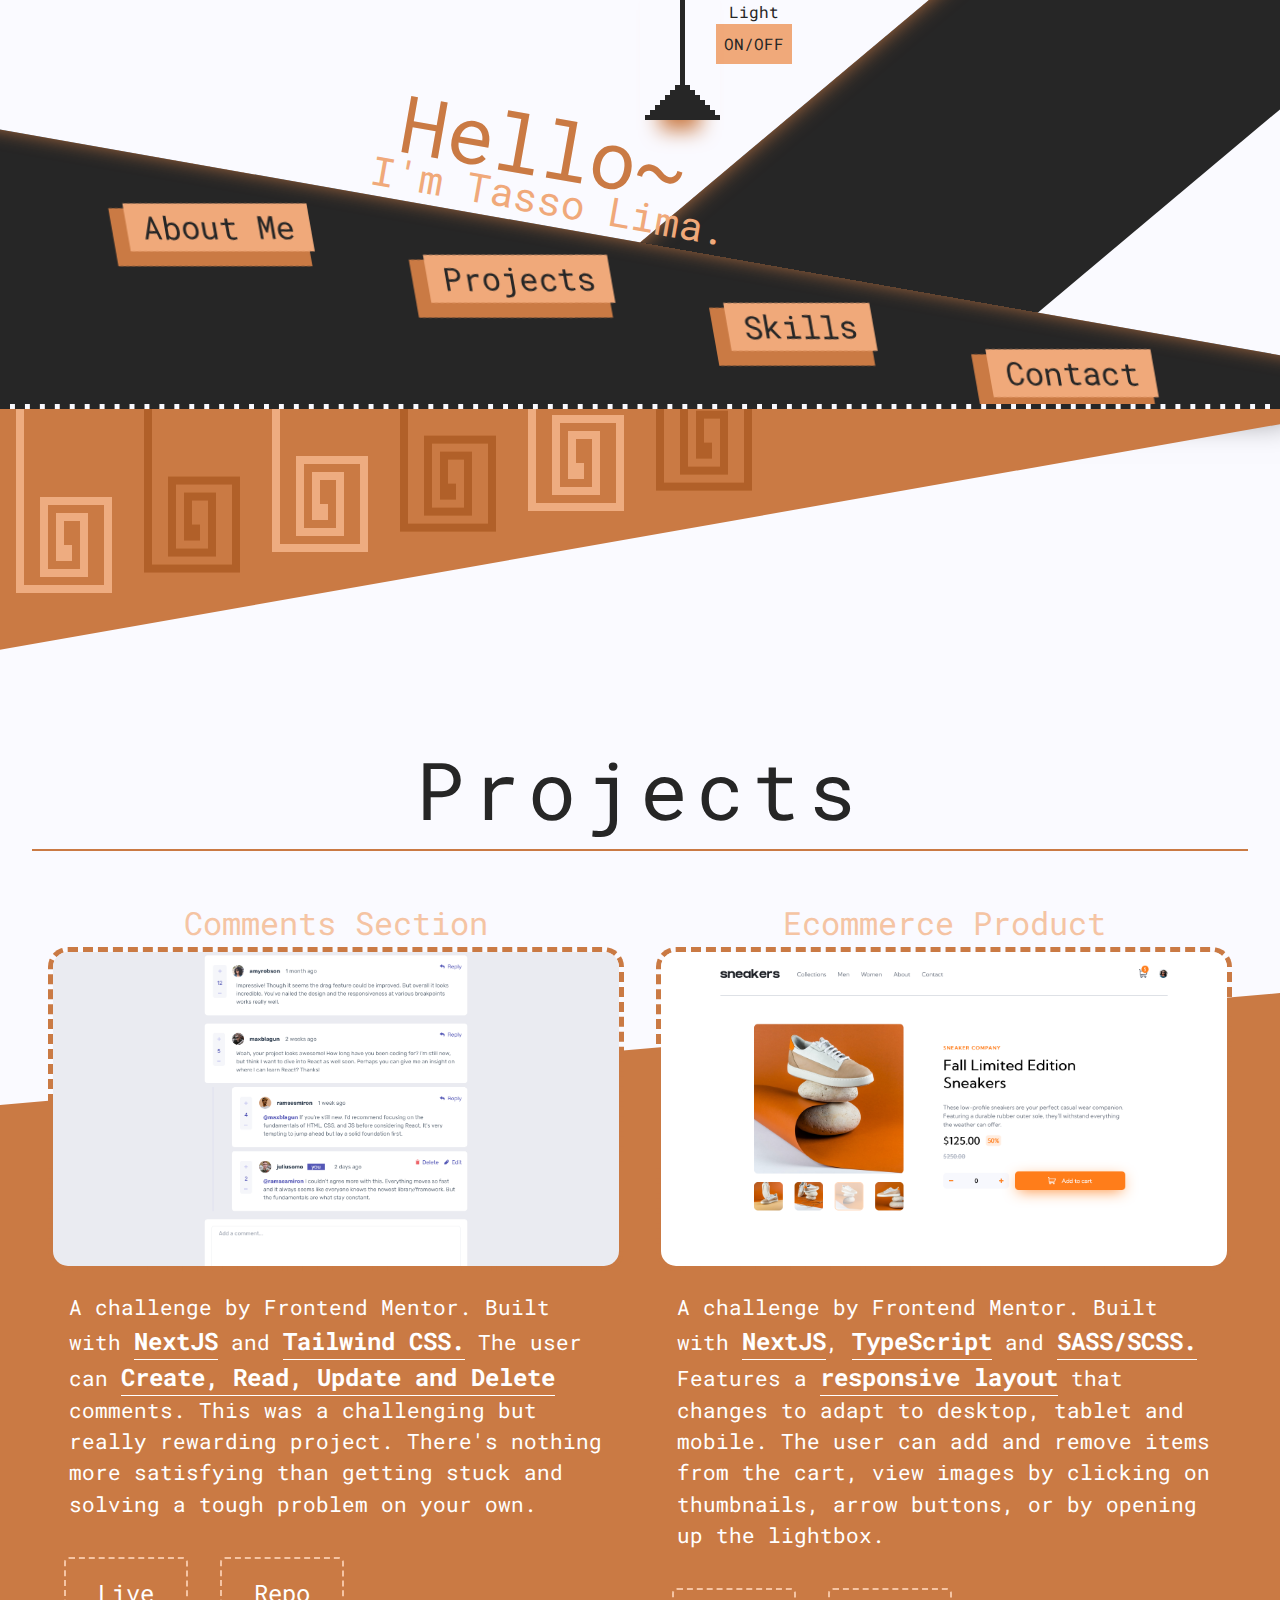
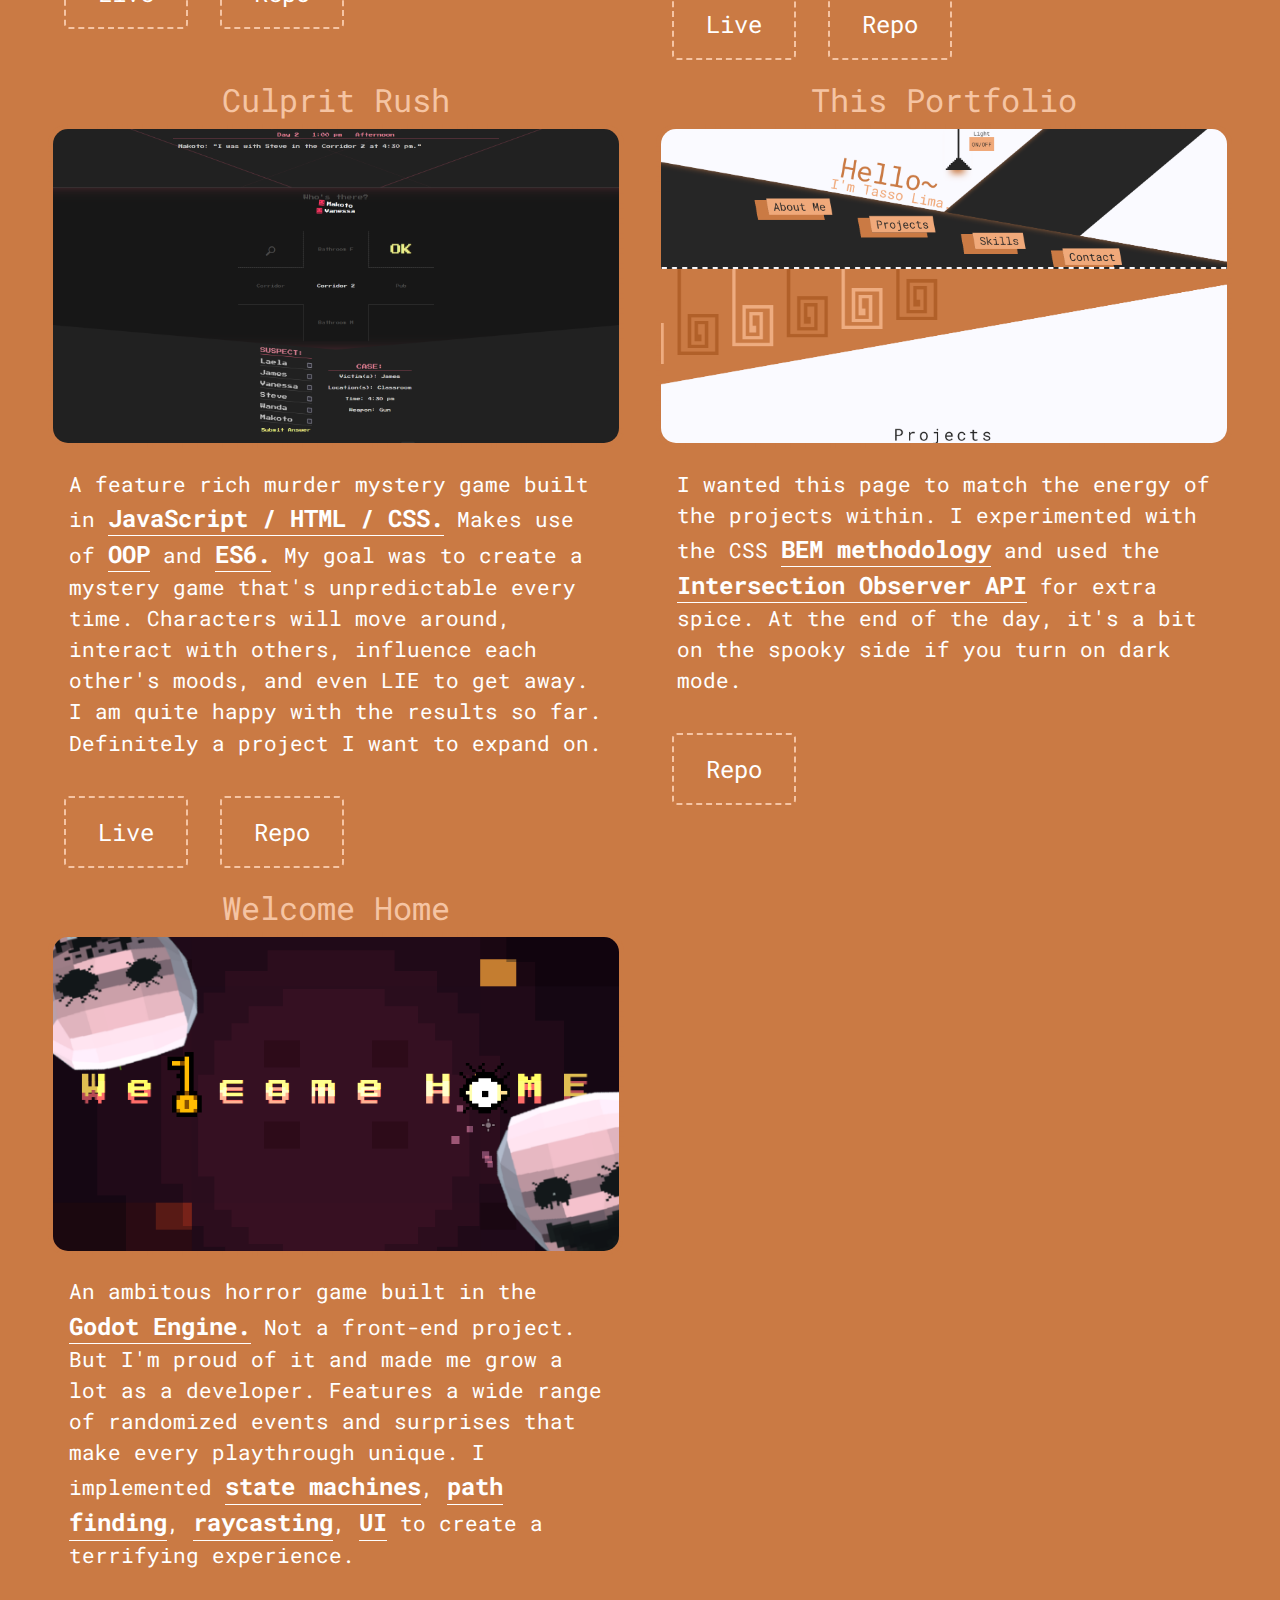
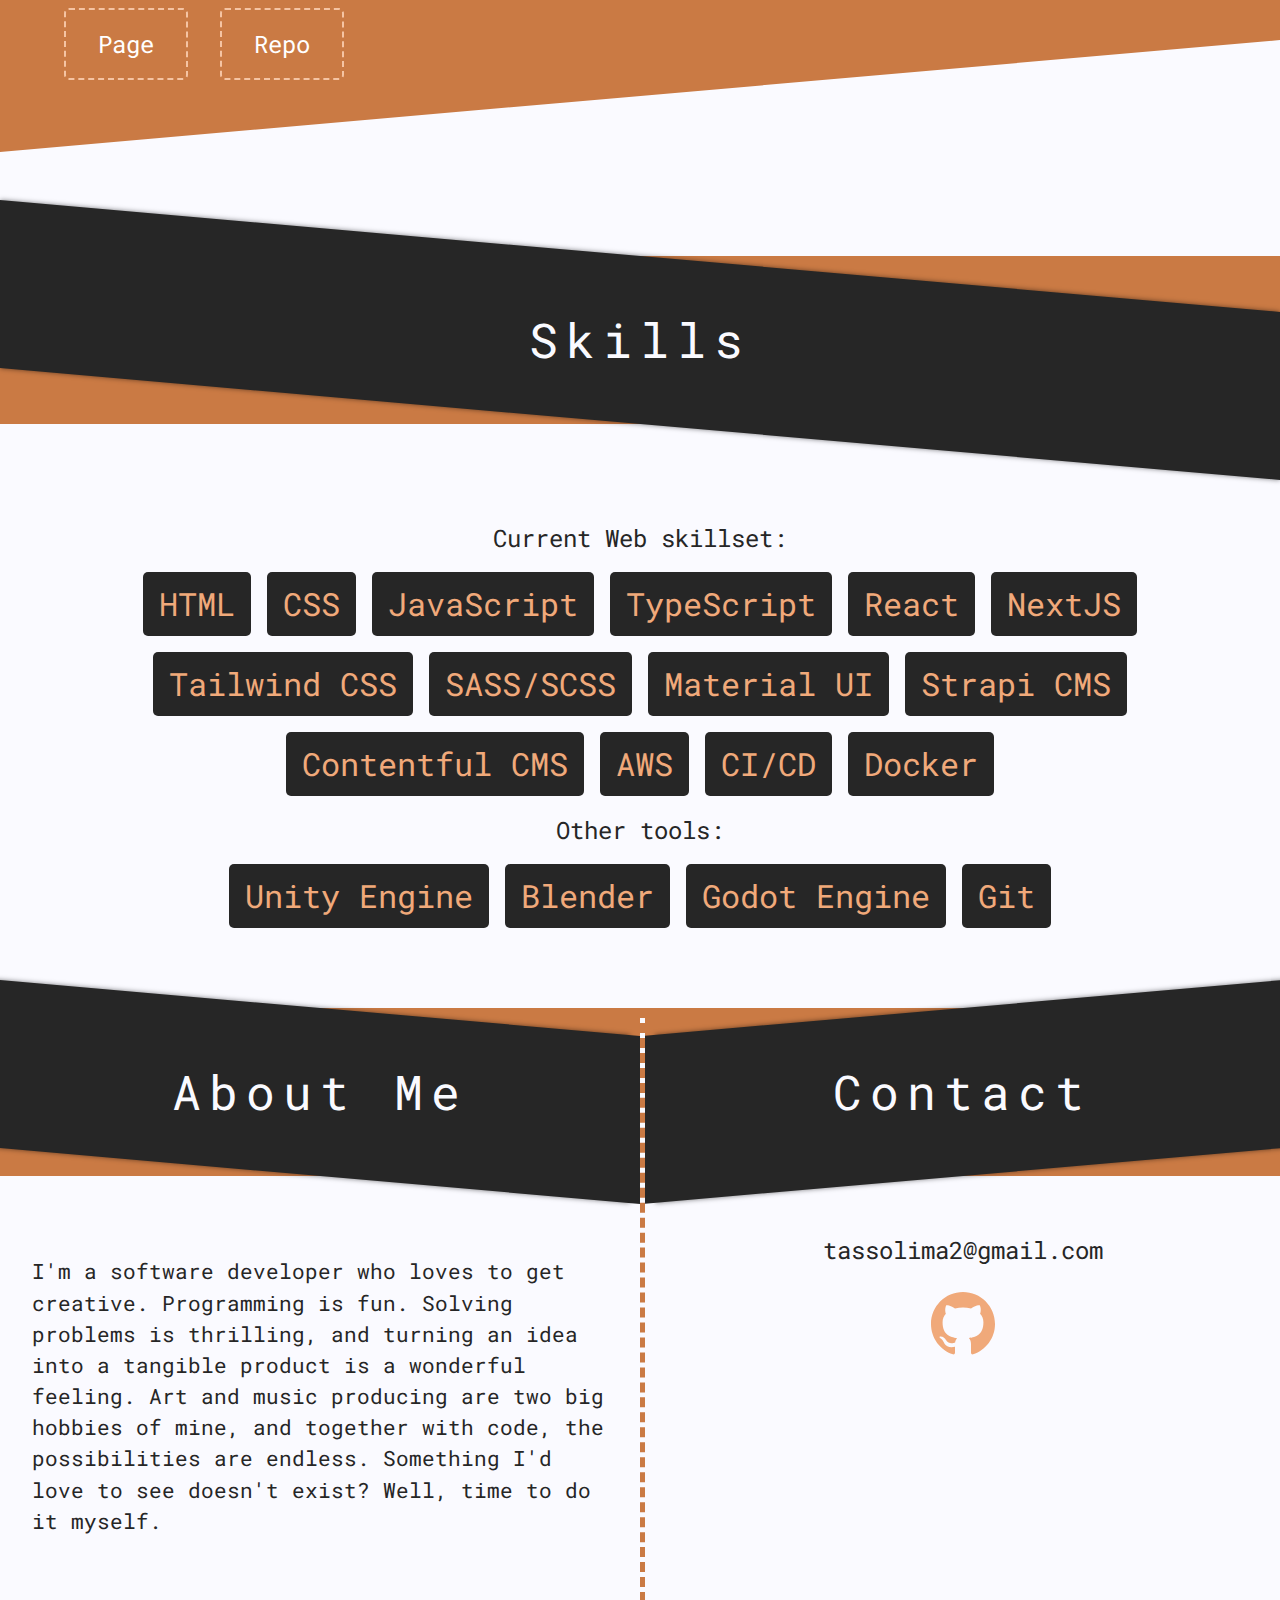
<file: index.html>
<!DOCTYPE html>
<html lang="en">

<head>
    <meta charset="UTF-8">
    <meta http-equiv="X-UA-Compatible" content="IE=edge">
    <meta name="viewport" content="width=device-width, initial-scale=1.0">
    <title>Portfolio</title>
    <link rel="stylesheet" href="styles.css">
    <link href="https://fonts.googleapis.com/css2?family=Roboto+Mono&display=swap" rel="stylesheet">
    <script defer src="app.js"></script>
</head>

<body>
    <header class="header header--background">





        <div class="header-container">
            <div class="header-lamp-container">
                <div class="light-switch">
                    <p>Light</p>
                    <button class="change-theme__btn">ON/OFF</button>
                </div>
                <img class="lamp__img" src="img/lamp.png" alt="">
            </div>
            <h1 class="header-container__h1-hello">
                Hello~
            </h1>
            <p class="header-container__p-name">
                I'm Tasso Lima.
            </p>

        </div>
        <nav class="navbar navbar--rotate navbar--background">
            <a href="#section-about-me" class="nav__button nav__button--rotate nav__button--background">About Me</a>
            <a href="#section-projects" class="nav__button nav__button--rotate nav__button--background">Projects</a>
            <a href="#section-skills" class="nav__button nav__button--rotate nav__button--background">Skills</a>
            <a href="#section-contact" class="nav__button nav__button--rotate nav__button--background">Contact</a>
        </nav>


    </header>
    <main class="main main--background">
        <div class="main-top-decoration main-top-decoration--background">
            <div class="spiral-container">
                <img class="spiral__img" src="img/spiral.png" alt="">
                <img class="spiral__img" src="img/spiral2.png" alt="">
                <img class="spiral__img" src="img/spiral.png" alt="">
                <img class="spiral__img" src="img/spiral2.png" alt="">
                <img class="spiral__img" src="img/spiral.png" alt="">
                <img class="spiral__img" src="img/spiral2.png" alt="">
            </div>
        </div>
        <section id="section-projects" class="projects projects--background">

            <h2 class="projects__title">Projects</h2>



            <div class="project-container project-container--background">
               
                    
                    <div class="project-container__card ">
                        
                        <div class="project-container__card-wrapper">
                            <p class="project__p-name ">Comments Section</p>


                            <img class="project__img" src="img/comments-section.png" alt="">
                            <p class="project-container__card-description">
                                A challenge by Frontend Mentor. Built with <b>NextJS</b> and <b>Tailwind CSS.</b>
                                The user can <b>Create, Read, Update and Delete</b> comments.
                                This was a challenging but really rewarding project.
                                There's nothing more satisfying than getting stuck and solving a tough problem on your
                                own.
                                </b>
                            </p>


                            
                                <div class="project-container__btn-wrapper">
                                    <a href='https://interactive-comments-section-neon.vercel.app/' ;"
                                        class="project-container__card-btn">Live</a>
                                    <a href='https://github.com/NinfarZ/interactive-comments-section' ;"
                                        class="project-container__card-btn">Repo</a>
                                </div>

                            
                        </div>

                    </div>
               

                
                    
                    <div class="project-container__card ">
                        
                        <div class="project-container__card-wrapper">
                            <p class="project__p-name ">Ecommerce Product</p>

                            <img class="project__img" src="img/ecommerce.png" alt="">
                            <p class="project-container__card-description">
                                A challenge by Frontend Mentor. Built with <b>NextJS</b>, <b>TypeScript</b> and
                                <b>SASS/SCSS.</b>
                                Features a <b>responsive layout</b> that changes to adapt to desktop, tablet and mobile.
                                The user can add and remove items from the cart, view images by clicking on thumbnails,
                                arrow buttons, or by opening up the lightbox.
                                </b>
                            </p>
                            
                                <div class="project-container__btn-wrapper">
                                    
                                    <a href='https://ecommerce-product-page-ivory.vercel.app/'"
                                        class=" project-container__card-btn">Live</a>
                                    <a href='https://github.com/NinfarZ/ecommerce-product-page'"
                                        class=" project-container__card-btn">Repo</a>
                                </div>

                            
                        </div>

                    </div>
                

              
                    
                    <div class="project-container__card ">
                        <div class="project-container__card-wrapper">
                            <p class="project__p-name ">Culprit Rush</p>
                            <img class="project__img" src="img/culpritRushKilled.png" alt="">
                            <p class="project-container__card-description">
                                A feature rich murder mystery game built in <b>JavaScript / HTML / CSS.</b>
                                Makes use of <b>OOP</b> and <b>ES6.</b> My goal was to create a mystery game that's
                                unpredictable
                                every time.
                                Characters will move around, interact with others, influence each other's moods, and
                                even
                                LIE
                                to get away.
                                I am quite happy with the results so far. Definitely a project I want to expand on.
                                </b>
                            </p>


                            
                                <div class="project-container__btn-wrapper">
                                    <a href='https://ninfarz.github.io/Culprit-Rush-HTML5' ;"
                                        class="project-container__card-btn">Live</a>
                                    <a href='https://github.com/NinfarZ/Culprit-Rush-HTML5' ;"
                                        class="project-container__card-btn">Repo</a>
                                </div>

                            
                        </div>

                    </div>
                

               
                    
                    <div class="project-container__card ">
                        <div class="project-container__card-wrapper">
                            <p class="project__p-name ">This Portfolio</p>
                            <img class="project__img" src="img/portfolioPic.png" alt="">
                            <p class="project-container__card-description">
                                I wanted this page to match the
                                energy of the projects within. I experimented with the CSS <b>BEM methodology</b> and
                                used
                                the
                                <b>Intersection
                                    Observer API</b> for extra spice. At the end of the day, it's a bit on the spooky
                                side
                                if
                                you turn
                                on dark mode.
                            </p>
                          
                                <div class="project-container__btn-wrapper">

                                    <a href='https://github.com/NinfarZ/ninfarz.github.io' ;"
                                        class="project-container__card-btn">Repo</a>
                                </div>

                            
                        </div>


                    </div>
               

                
                    
                    <div class="project-container__card ">
                        <div class="project-container__card-wrapper">
                            <p class="project__p-name ">Welcome Home</p>
                        <img class="project__img" src="img/NewTileScreen.png" alt="">
                            <p class="project-container__card-description">
                                An ambitous horror game built in the <b>Godot Engine.</b>
                                Not a front-end project. But I'm proud of it and made me grow a lot as a developer.
                                Features a wide range of randomized events and surprises that make every playthrough
                                unique. I implemented <b>state machines</b>, <b>path finding</b>, <b>raycasting</b>,
                                <b>UI</b> to create a terrifying experience.

                            </p>
                            
                                <div class="project-container__btn-wrapper">
                                    <a href='https://ninfar.itch.io/welcome-home' ;"
                                        class="project-container__card-btn">Page</a>
                                    <a href='https://github.com/NinfarZ/Welcome-Home' ;"
                                        class="project-container__card-btn">Repo</a>
                                </div>

                            

                        </div>

                        <img class="scary-face hide-scary-face" src="img/scaryFace.png" alt="scary-face">

                    </div>
                


            </div>
        </section>
        <section id="section-skills" class="skills">
            <h3 class="skills__title skills__title--background">Skills</h3>
            <div class="skills-container">
                <p class="skills__p">Current Web skillset:</p>
                <p class="skills__list"><span>HTML</span> <span>CSS</span> <span>JavaScript</span> <span>TypeScript</span> <span>React</span>
                    <span>NextJS</span>
                    <span>Tailwind CSS</span>
                    <span>SASS/SCSS</span>
                    <span>Material UI</span>
                    <span>Strapi CMS</span>
                    <span>Contentful CMS</span>
                    <span>AWS</span>
                    <span>CI/CD</span>
                    <span>Docker</span>
                    

                    
                </p>
                <p class="skills__p">Other tools:</p>
                <p class="skills__list"> <span>Unity Engine</span> <span>Blender</span>
                    <span>Godot Engine</span>
                    <span>Git</span>
                </p>
            </div>
        </section>

        <section id="section-about-me" class="about-me about-me--background">
            <div class="about-me-wrapper">
                <h4 class="about-me__title about-me__title--background">About Me</h4>

                <div class="about-me-container">


                    <p class="about-me__p">I'm a software developer who loves to get creative.
                        Programming is fun. Solving problems is thrilling, and turning an idea into a tangible product
                        is a
                        wonderful feeling.
                        Art and music producing are two big hobbies of mine, and together with code, the possibilities
                        are
                        endless.
                        Something I'd love to see doesn't exist? Well, time to do it myself.
                    </p>
                </div>
            </div>
            <div id="section-contact" class="about-me-contact">
                <h5 class="about-me__title contact__title--background">Contact</h5>
                <div class="contact-details">
                    <p>tassolima2@gmail.com</p>
                    <a href="https://github.com/NinfarZ"><svg xmlns="http://www.w3.org/2000/svg" width="64" height="64"
                            class="" viewBox="0 0 24 24">
                            <path
                                d="M12 0c-6.626 0-12 5.373-12 12 0 5.302 3.438 9.8 8.207 11.387.599.111.793-.261.793-.577v-2.234c-3.338.726-4.033-1.416-4.033-1.416-.546-1.387-1.333-1.756-1.333-1.756-1.089-.745.083-.729.083-.729 1.205.084 1.839 1.237 1.839 1.237 1.07 1.834 2.807 1.304 3.492.997.107-.775.418-1.305.762-1.604-2.665-.305-5.467-1.334-5.467-5.931 0-1.311.469-2.381 1.236-3.221-.124-.303-.535-1.524.117-3.176 0 0 1.008-.322 3.301 1.23.957-.266 1.983-.399 3.003-.404 1.02.005 2.047.138 3.006.404 2.291-1.552 3.297-1.23 3.297-1.23.653 1.653.242 2.874.118 3.176.77.84 1.235 1.911 1.235 3.221 0 4.609-2.807 5.624-5.479 5.921.43.372.823 1.102.823 2.222v3.293c0 .319.192.694.801.576 4.765-1.589 8.199-6.086 8.199-11.386 0-6.627-5.373-12-12-12z" />
                        </svg></a></p>

                </div>


            </div>


        </section>
    </main>
    <footer>

    </footer>
</body>

</html>
</file>
<file: styles.css>
/* makes sizing simpler */

*,
*::before,
*::after {
    box-sizing: border-box;
}

/* remove default spacing */
/* force styling of type through styling, rather than elements */

* {
    margin: 0;
    padding: 0;
    font: inherit;
}

/* dark mode user-agent-styles */

html {
    color-scheme: dark light;
    
}

/* min body height */

body {
    min-height: 100vh;
}

/* responsive images/videos */
img,
picture,
svg,
video {
    display: block;
    max-width: 100%;
}

/* general styling */
:root {
    --primary: hsl(24, 56%, 53%);
    --secondary: hsl(24, 80%, 71%);

    --hover: hsl(24, 80%, 80%);
    --shadow: rgba(0, 0, 0, .5);
    --white: hsl(240, 100%, 99%);
    --black: hsl(0, 0%, 15%);
    --grey: hsl(0, 0%, 46%);
    --background: var(--white);
    --frontground: var(--black);
    --header-foreground: var(--black);
    --header-foreground-border: none;
    --card-background: var(--white);
    --header: var(--white);
    --header-2: var(--black);
    --text: var(--black);
    --text-shadow: none;
    --accent: hsl(289, 83%, 20%);


}

.darkmode {
    --primary: hsl(289, 23%, 41%);
    --secondary: hsl(284, 77%, 76%);

    --hover: hsl(284, 77%, 86%);
    --shadow: none;
    --white: hsl(240, 1%, 68%);
    --black: hsl(0, 0%, 6%);
    --grey: hsl(0, 0%, 15%);
    --background: var(--black);
    --frontground: var(--grey);
    --header-foreground: none;
    --header-foreground-border: dotted 3px var(--secondary);
    --card-background: var(--black);
    --header: hsl(240, 2%, 91%);
    --header-2: hsl(240, 2%, 91%);
    --text: var(--white);
    --text-shadow: 0 0 10px var(--secondary);
    --accent: hsl(24, 80%, 75%);

}

body {
    font-family: 'Roboto Mono', monospace;
    color: var(--black);
    line-height: 1.5;
    
}

b {
    font-weight: bolder;
    font-size: 1.5rem;
    padding-bottom: 0.1rem;
    border-bottom: #fff 1px solid;
    
    
}

.light-switch {
    position: absolute;
    text-align: center;
    color: var(--text);
    transform: translateX(100%);

}

.change-theme__btn {

    padding: 0.5rem;
    border: none;
    background-color: var(--secondary);
    color: var(--black);

}

.change-theme__btn:hover {
    background-color: var(--hover);
}

.header {
    padding: 0 0 4rem 0;
    display: flex;
    flex-direction: column;
    position: relative;

}


.header-container {
    text-align: center;
    margin: 0 0 0 5rem;

    z-index: -1;
}

.header--background {

    background: var(--background);
    border-bottom: dashed 5px var(--frontground);
    box-shadow: 0 0 30px 10px var(--shadow);
    overflow: hidden;
    isolation: isolate;
}

.header--background::before {
    position: absolute;
    z-index: -1;
    content: '';
    inset: 0;
    transform: skewY(10deg) translateY(60%);
    background-color: var(--header-foreground);
    box-shadow: inset 0 25px 20px -28px var(--primary);
}

.header--background::after {
    position: absolute;
    z-index: -2;
    content: '';
    inset: 0;
    transform: skewY(-40deg) translateX(50%) translateY(60%);
    background-color: var(--header-foreground);
    box-shadow: inset 0 25px 20px -28px var(--primary);

}



.header-lamp-container {
    position: absolute;
    inset: 0;
    transform: translateX(50%);
    z-index: -1;



}

.header-lamp-container img {
    transform: translateY(-25%);
    box-shadow: 0 30px 20px -20px var(--primary);
}

.header-container__h1-hello {
    transform: rotate(10deg) translateY(90%) translateX(-10%);
    font-size: 5rem;
    color: var(--primary);




}


.header-container__p-name {
    transform: rotate(10deg) translateY(120%) translateX(-10%);
    font-size: 2.5rem;
    white-space: nowrap;
    color: var(--secondary);




}



.header-container__p {
    color: var(--header);
    font-size: 2rem;

}


.navbar {
    position: sticky;
    top: 0;
    display: flex;
    justify-content: center;
    align-items: center;
    flex-direction: row;
    gap: 5rem;
    padding: 5em 0 0 0;
    margin: 0 5rem 0 5rem;


}

.navbar--background {}

.navbar--rotate {
    transform: skew(10deg) rotate(10deg);
}

.nav__button {
    font-size: 2rem;
    padding: 0 1rem 0 1rem;
    margin: 1rem 1rem 1rem 1rem;
    position: relative;
    white-space: nowrap;
    transition: padding 1s;
    

}

.nav__button--background {
    background-color: var(--secondary);
    color: var(--black);
    border: none;
    text-decoration: none;
    
    




    box-shadow: -10px 10px 0 5px var(--primary);
}


.nav__button--rotate {
    transform: rotate(-10deg);
}

.nav__button:hover {

    background: var(--hover);
    
    box-shadow: 0 0 5px 0 var(--shadow);
}

.nav__button:hover::before {
    content: 'jumpTo ( "';
    font-size: 1.5rem;
    position: absolute;
    color: var(--secondary);
    left: -8rem;
    animation: jump-to 50ms linear;
}

.nav__button:hover::after {
    content: '" )';
    font-size: 1.5rem;
    right: -2rem;
    color: var(--secondary);
    position: absolute;
    animation: brackets 50ms linear;
}

@keyframes brackets {
    0% {
        font-size: 3rem;
        transform: translateX(15px);
    }

    100% {
        font-size: 1.5rem;
        transform: translateX(0px);
    }
}

@keyframes jump-to {
    0% {
        font-size: 2rem;
        transform: translateX(-15px);
    }

    100% {
        font-size: 1.5rem;
        transform: translateX(0px);
    }
}


.main--background {
    background-color: var(--background);
}

.main-top-decoration--background {
    position: relative;
    aspect-ratio: 1 / 0.2;
    isolation: isolate;
    overflow: hidden;
   
}

.main-top-decoration--background::before {
    position: absolute;
    content: '';
    inset: 0;
    z-index: -1;
    background-color: var(--primary);
    transform: skewY(-10deg) translateY(-50%) ;
}

.spiral-container {
    display: flex;
    position: absolute;
    inset: 0;
}

.spiral__img {
    transition: padding 0.2s;
}

.spiral__img:hover {
    padding-bottom: 5rem;
}

.spiral__img:nth-of-type(1) {
    transform: translateY(calc(-100% + 15vw));
}

.spiral__img:nth-of-type(2) {
    transform: translateY(calc(-108% + 15vw));
}

.spiral__img:nth-of-type(3) {
    transform: translateY(calc(-116% + 15vw));
}

.spiral__img:nth-of-type(4) {
    transform: translateY(calc(-124% + 15vw));
}

.spiral__img:nth-of-type(5) {
    transform: translateY(calc(-132% + 15vw));
}

.spiral__img:nth-of-type(6) {
    transform: translateY(calc(-140% + 15vw));
}



.scary-face {
    display: none;
    position: absolute;
    width: 30%;
    height: auto;
    inset: 0;
    transform: translateX(-35%) rotate(-20deg);
    transition: transform 2s;
    z-index: -1;

}

.hide-scary-face {

    transition: transform 1.5s;
    transform: none;

}

.projects {
    margin-top: 4rem;
    margin-bottom: 10rem;
    
}

.projects__title {
    font-size: 5rem;
    text-align: center;
    letter-spacing: 0.5rem;
    color: var(--header-2);
    border-bottom: 2px solid var(--primary);
    margin: 0 2rem 0 2rem;
    
  
}

.projects-title-container {
    display: flex;
    align-items: center;
    flex-direction: column;

}


.projects--background {
    position: relative;
    isolation: isolate;
}

.projects--background::before {
    content: '';
    position: absolute;
    inset: 0;
    z-index: -1;
    transform: skewY(-5deg);
    margin: 20rem 0 0 0;

    background-color: var(--primary);
}



.project-container {
    display: grid;
    column-gap: 2rem;
    grid-template-columns: repeat(auto-fit, minmax(35rem, 1fr));
    margin: 5rem;
    

}

.project__img {
    aspect-ratio: 16/9;
    width: 100%;
    object-fit: cover;
    border: 5px dashed var(--primary);
    border-radius: 20px;
   
    
}

.project-container__card {
    height: 100%;
    position: relative;
}

.project-container__card-wrapper {
    position: relative;
   
   
    display: flex;
    flex-direction: column;
    
    height: 100%;


    
}


.project-container__card-description {

    
    padding: 1em 1em 1em 1em;
    color: #fff;
    font-size: 1.3rem;
   



}

.project-container a {
    

}

.project-container a:link {
    text-decoration: none;
}

.project-container__btn-wrapper {
    display: flex;
    justify-content:flex-start;
    gap: 2rem;
    padding: 1rem;
    font-size: 1.5rem;
   
    
    
}

.project-container__card-btn {

    padding: 1rem 2rem;
    border-radius: 5px;
    background-color: none;
    color: #fff;
    border: dashed 2px var(--hover);
    transition: transform 0.2s;
    
    

}


.project-footer-container {
    margin-top: auto;
    

}

.project-tech {
   
    


}

.project-tech img {
    padding: 0 .2em 0 .2em;

}


.project-container__card-btn:hover {
    opacity: 90%;
    transform: scale(1.2);
}

.project__p-name {
    color: var(--hover);
    font-size: 2rem;

    text-align: center;
   
}

.skills {
    margin-top: 5rem;
    text-align: center;
   

}

.skills-container {
    display: flex;
    flex-direction: column;
    align-items: center;
    max-width: 80rem;
    margin: 5rem auto;
    padding: 0 2rem;
}

.skills__p {
    font-size: 1.5rem;
    margin: 1rem 0 1rem 0;
    color: var(--text);
}

.skills__title--background {
    position: relative;
    isolation: isolate;
    background-color: var(--primary);




}

.skills__title--background::before {
    content: '';
    position: absolute;
    inset: 0;
    background-color: var(--header-foreground);
    border-top: var(--header-foreground-border);
    border-bottom: var(--header-foreground-border);


    transform: skewY(5deg);
    box-shadow: 0 0 5px 0 var(--shadow);
    z-index: -1;
}

.skills__title {
    padding: 1em 0 1em 0;
    font-size: 3rem;
    text-align: center;
    letter-spacing: 0.5rem;
    color: var(--header);
    text-shadow: var(--text-shadow);

}

.skills__list {
    color: var(--white);
    font-size: 2rem;
    display: flex;
    flex-wrap: wrap;
    gap: 1rem;
    justify-content: center;
}

.skills__list span {
    background-color: var(--frontground);
    color: var(--secondary);
    padding: 0.5rem 1rem;
    border-radius: 5px;

    text-align: center;
    white-space: nowrap;
}

.about-me {

    display: grid;

    grid-template-columns: repeat(auto-fit, minmax(25rem, 1fr));

}

.about-me__p {
    font-size: 1.3rem;
}

.about-me-wrapper {
    position: relative;
    isolation: isolate;

}

.about-me__title {

    padding: 1em 0 1em 0;
    font-size: 3rem;
    text-align: center;
    letter-spacing: 0.5rem;
    color: var(--header);

}

.about-me__title--background {
    position: relative;
    isolation: isolate;
    background-color: var(--primary);
    text-shadow: var(--text-shadow);
}

.about-me__title--background::before {
    content: '';
    position: absolute;
    inset: 0;
    background-color: var(--header-foreground);
    border-top: var(--header-foreground-border);
    border-bottom: var(--header-foreground-border);

    transform: skewY(5deg);
    box-shadow: -10px 0 5px 0 var(--shadow);
    z-index: -1;
}

.about-me-contact {
    border-left: dashed 5px var(--primary);

}

.contact__title--background {
    position: relative;
    isolation: isolate;
    background-color: var(--primary);
    text-shadow: var(--text-shadow);
}

.contact__title--background::before {
    content: '';
    position: absolute;
    inset: 0;
    background-color: var(--header-foreground);
    border-top: var(--header-foreground-border);
    border-bottom: var(--header-foreground-border);

    transform: skewY(-5deg);
    box-shadow: 10px 0 5px 0 var(--shadow);
    z-index: -1;
}

.contact-details {
    display: flex;
    flex-direction: column;
    align-items: center;
    font-size: 1.5rem;
    margin: 2rem;
    padding: 1em 0 1em 0;
    color: var(--text);



}

.contact-details a {
    margin-top: 1.5rem;
    fill: var(--secondary);
}

.contact-details a:hover {
    fill: var(--hover);
}


.about-me-container {

    margin: 5rem auto;
    padding: 0 2rem;
   
    max-width: 40rem;

    color: var(--text);



}

@media (max-width: 1100px) {
    .navbar {
        flex-direction: column;
        gap: 1rem;
    }

    .header {
        display: flex;
        justify-content: center;
    }

    .header-container {
        margin: 0 auto 0 0;
        padding-left: 1rem;
    }

    .header-container__h1-hello {
        font-size: 2.5rem;
        transform: rotate(0deg)
    }

    .header-container__p-name {
        font-size: 1rem;
        transform: rotate(0deg)
    }

    .navbar--rotate {
        transform: none;
    }

    .nav__button--rotate {
        transform: none;
    }

    .project-container {
        display: grid;
        column-gap: 1rem;
        grid-template-columns: repeat(auto-fit, minmax(15rem, 1fr));
        margin: 1rem;
    }

    .project-container__card-description {

        font-size: 1rem;
    
    
    }

    .project-container__card--border-top {
        border-top: dashed 5px var(--grey);

    }

    .projects__title {
        font-size: 2rem;
        
      
    }

    .skills__title {
        font-size: 2rem;
    }

    .about-me__title {
        font-size: 2rem;
    }

    .about-me__p {
        font-size: 1rem;
    }

    .project-container__card-btn {

        padding: 0.5rem 1rem;
        font-size: 1.3rem;
        
        
    
    }

    .about-me {

        display: grid;
    
        grid-template-columns: repeat(auto-fit, minmax(20rem, 1fr));
    
    }

    .projects--background::before {
       
        margin: 10rem 0 0 0;
    }

    .project__p-name {
        font-size: 1.5rem;
    }

    .skills__list {
        font-size: 1.5rem;
    }


}

/*tablet size*/
@media  (min-width: 1101px) and (max-width: 1300px) {

    .nav__button:hover::after,
    .nav__button:hover::before {
        content: '';
    }

    .project-container {
        display: grid;
        column-gap: 2rem;
        grid-template-columns: repeat(auto-fit, minmax(30rem, 1fr));
        margin: 3em 3em 3em 3em;
    }

    

}
</file>
